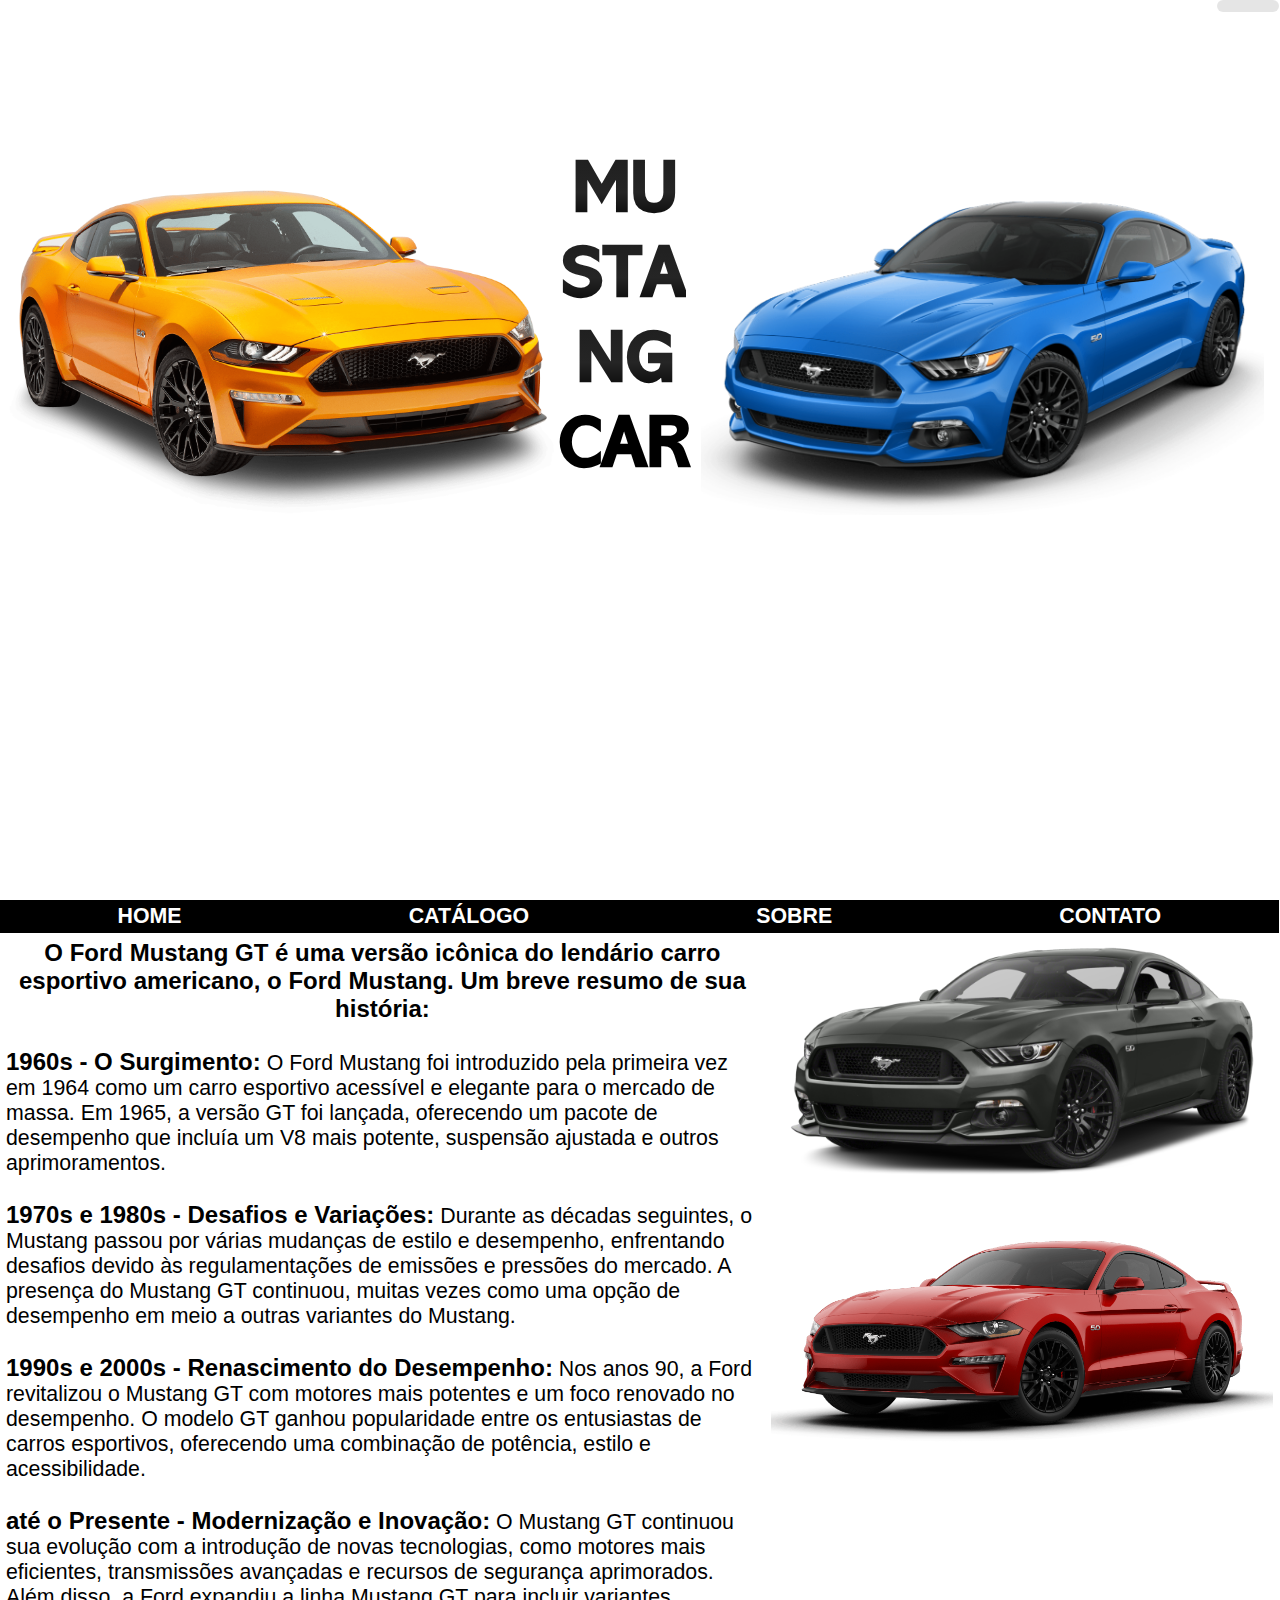
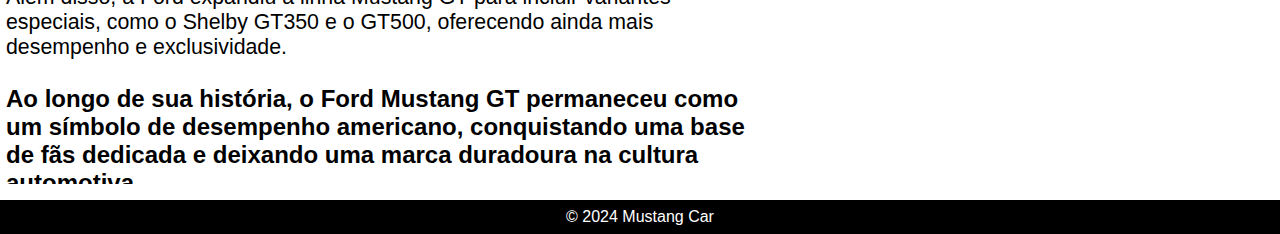
<file: exProprio/index.html>
<!DOCTYPE html>
<html lang="pt-br">

<head>
    <meta charset="UTF-8">
    <meta name="viewport" content="width=device-width, initial-scale=1.0">
    <link rel="stylesheet" href="style.css">
    <link rel="shortcut icon" href="./imagens/icon.png" type="image/x-icon">
    <title>Mustang Car</title>
</head>

<body>
    <header>
        <div class="relogio alinhar-direita"></div>
        <div class="car1">
            <img src="./imagens/Ford Mustang 2017 - Laranja.png" alt="Mustang 2017 laranja" class="mustl">
        </div>

        <div class="titulo">
            <!--<span class="mus"> Mustang</span> <span>Car</span>
        -->
            <span>mu</span><br>
            <span>sta</span><br>
            <span>ng</span><br>
            <div class="carca">car</div>
        </div>
        <div class="car2">
            <img src="./imagens/Ford Mustang 20181.png" alt="Mustang azul 2018" class="musta">
        </div>
    </header>

    <section>
        <div class="menu">
            <a href="index.html">Home</a>
            <a href="catalogo.html">Catálogo</a>
            <a href="sobre.html">Sobre</a>
            <a href="contato.html">Contato</a>
        </div>
        <div class="maincont">
            <div class="ladoa">
                <p style="text-align: center;"> <strong> O Ford Mustang GT é uma versão icônica do lendário carro
                        esportivo americano, o Ford Mustang. Um breve resumo de sua história:</strong> </p><br>

                <p><strong>1960s - O Surgimento:</strong> O Ford Mustang foi introduzido pela primeira vez em 1964 como
                    um carro esportivo acessível e elegante para o mercado de massa. Em 1965, a versão GT foi lançada,
                    oferecendo um pacote de desempenho que incluía um V8 mais potente, suspensão ajustada e outros
                    aprimoramentos.</p><br>

                <p><strong>1970s e 1980s - Desafios e Variações:</strong> Durante as décadas seguintes, o Mustang passou
                    por várias mudanças de estilo e desempenho, enfrentando desafios devido às regulamentações de
                    emissões e pressões do mercado. A presença do Mustang GT continuou, muitas vezes como uma opção de
                    desempenho em meio a outras variantes do Mustang.</p><br>

                <p><strong>1990s e 2000s - Renascimento do Desempenho:</strong> Nos anos 90, a Ford revitalizou o
                    Mustang GT com motores mais potentes e um foco renovado no desempenho. O modelo GT ganhou
                    popularidade entre os entusiastas de carros esportivos, oferecendo uma combinação de potência,
                    estilo e acessibilidade.</p><br>

                <p><strong> até o Presente - Modernização e Inovação:</strong> O Mustang GT continuou sua evolução com a
                    introdução de novas tecnologias, como motores mais eficientes, transmissões avançadas e recursos de
                    segurança aprimorados. Além disso, a Ford expandiu a linha Mustang GT para incluir variantes
                    especiais, como o Shelby GT350 e o GT500, oferecendo ainda mais desempenho e exclusividade.</p><br>

                <p><strong>Ao longo de sua história, o Ford Mustang GT permaneceu como um símbolo de desempenho
                        americano, conquistando uma base de fãs dedicada e deixando uma marca duradoura na cultura
                        automotiva.</strong></p>
            </div>

            <div class="ladob">
                <img src="./imagens/Ford Mustang 2017 - Preto.png" alt="Mustang 2017 Preto">
                <img src="./imagens/Mustang GT 2017 - Vermelho.png" alt="">
            </div>
        </div>
    </section>

    <footer>
        &copy; 2024 Mustang Car
    </footer>
    <script src="script.js"></script>
</body>

</html>
</file>
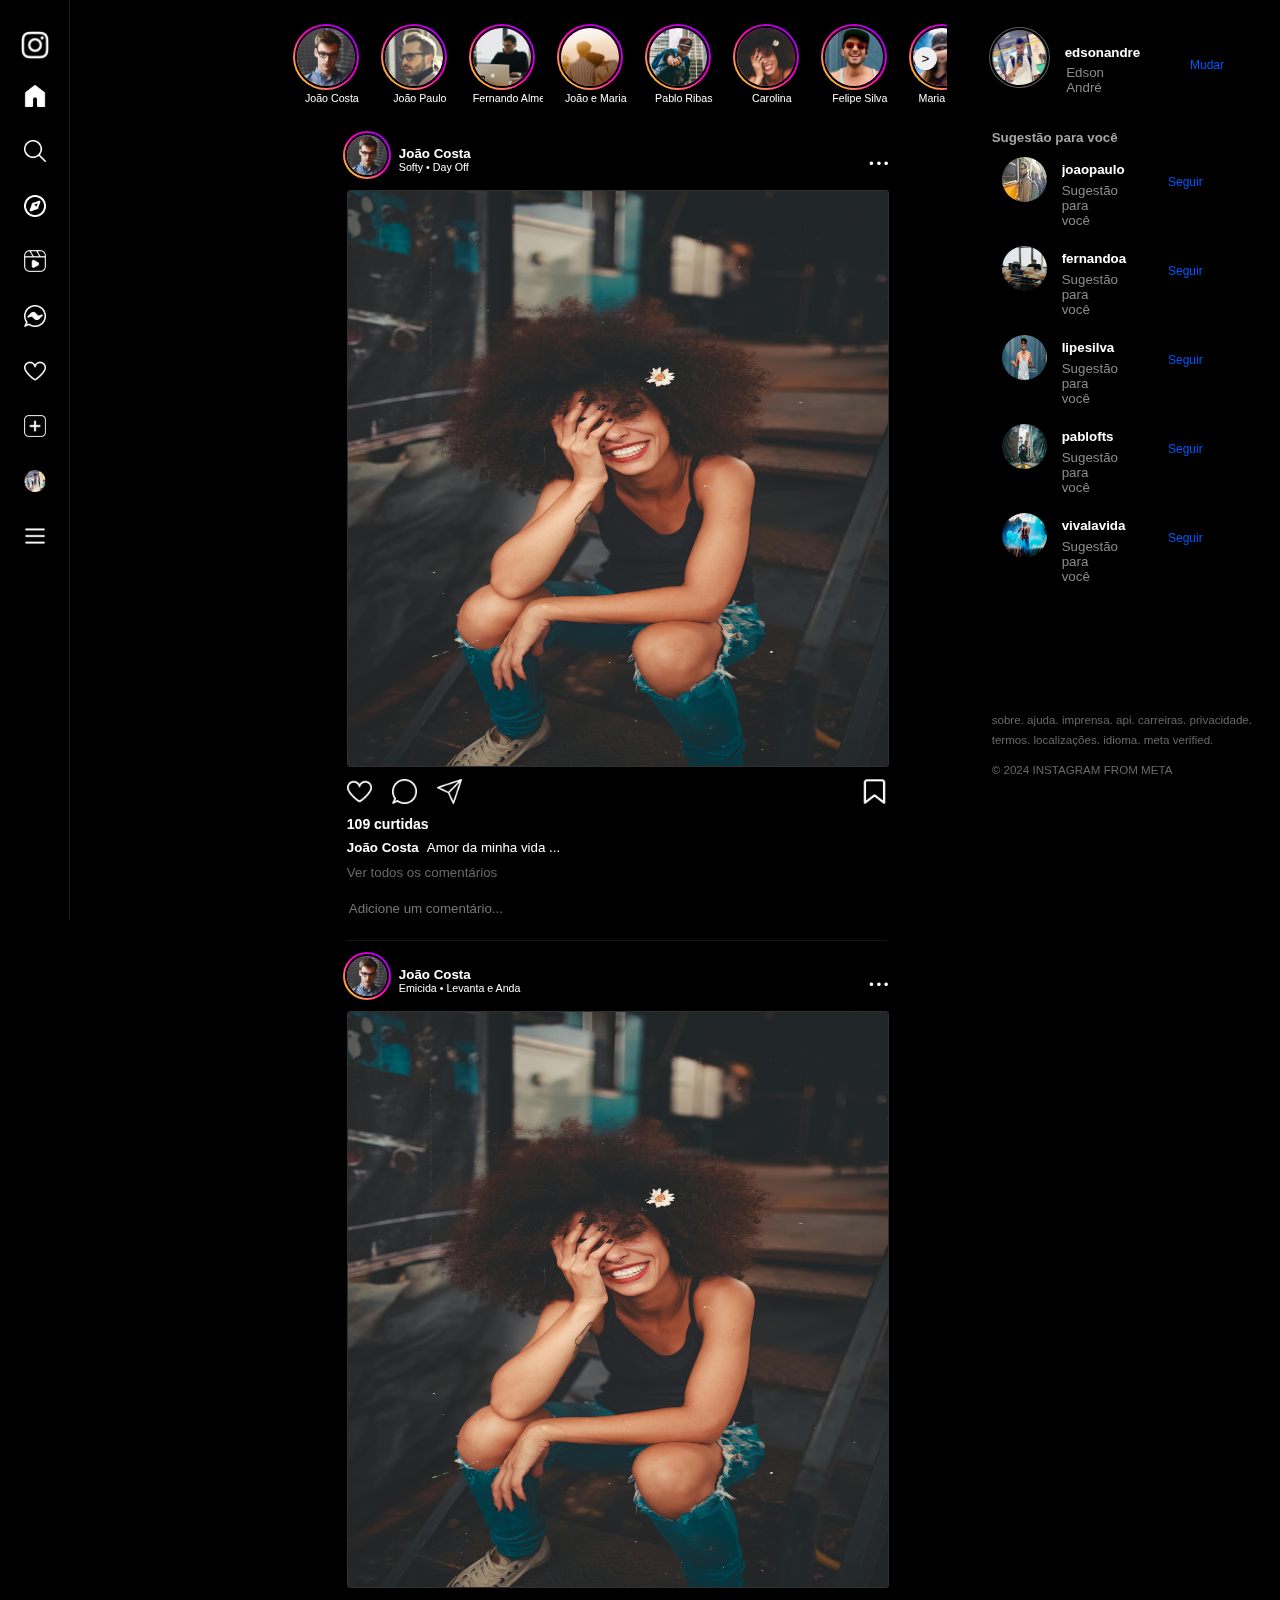
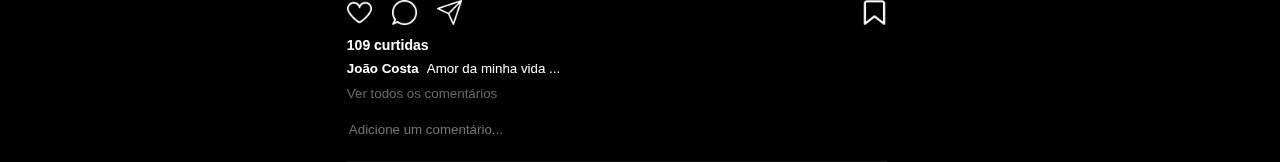
<file: modelo-instagram/index.html>
<!DOCTYPE html>
<html lang="pt-br">

<head>
    <meta charset="UTF-8">
    <meta name="viewport" content="width=device-width, initial-scale=1.0">
    <link rel="shortcut icon" href="./imagens/icon.png" type="image/x-icon">
    <link rel="stylesheet" href="style.css">
    <title>Instagram</title>
</head>

<body>
    <div class="page">
        <aside class="barlat">
            <div class="logo"><a href="index.html"><span class="change"><img src="./imagens/instagram.png"
                            alt="Instagram"></span>
                    <div class="logo2"><img src="./imagens/insta.png">
                </a></div>
    </div>
    <div class="home">
        <a href="#"><span><img src="./imagens/casa.png"></span><span class="change"> Página inicial</span></a>
    </div>
    <div class="pesq">
        <a href="#"><span><img src="./imagens/procurar.png"></span><span class="change"> Pesquisa</span></a>
    </div>
    <div class="exp">
        <a href="#"><span><img src="./imagens/social.png"></span><span class="change"> Explorar</span></a>
    </div>
    <div class="reel">
        <a href="#"><span><img src="./imagens/video.png"></span><span class="change"> Reels</span></a>
    </div>
    <div class="msg">
        <a href="#"><span><img src="./imagens/bate-papo.png"></span><span class="change"> Mensagens</span></a>
    </div>
    <div class="notif">
        <a href="#"><span><img src="./imagens/coracao.png"></span><span class="change"> Notificações</span></a>
    </div>
    <div class="criar">
        <a href="#"><span><img src="./imagens/adicao1.png"></span><span class="change"> Criar</span></a>
    </div>
    <div class="perfil">
        <a href="#"><span><img src="./imagens/perfil.png"></span><span class="change"> Perfil</span></a>
    </div>
    <div class="mais">
        <a href="#"><span><img src="./imagens/menu.png"></span><span class="change"> Mais</span></a>
    </div>
    </aside>

    <main class="maincontent">
        <header>
            <div class="bot">
                <button class="scrollButton" id="scrollLeftButton" onclick="scrollleft()"
                    style="left: 0;">&lt;</button>

                <button class="scrollButton" id="scrollRightButton" onclick="scrollRight()"
                    style="right: 0;">&gt;</button>
            </div>
            <div class="container" id="scrollContainer">
                <div class="story">
                    <div class="sperf">
                        <div class="image" onclick="mudar()"><img src="./imagens/pessoa1.png"></div>
                        <div class="nomeus">João Costa</div>
                    </div>
                    <div class="sperf">
                        <div class="image"><img src="./imagens/pessoa2.png"></div>
                        <div class="nomeus">João Paulo</div>
                    </div>
                    <div class="sperf">
                        <div class="image"><img src="./imagens/pessoa3.png"></div>
                        <div class="nomeus">Fernando Almeida</div>
                    </div>
                    <div class="sperf">
                        <div class="image"><img src="./imagens/pessoa4.png"></div>
                        <div class="nomeus">João e Maria</div>
                    </div>
                    <div class="sperf">
                        <div class="image"><img src="./imagens/pessoa5.png"></div>
                        <div class="nomeus">Pablo Ribas</div>
                    </div>
                    <div class="sperf">
                        <div class="image"><img src="./imagens/pessoa6.png"></div>
                        <div class="nomeus">Carolina</div>
                    </div>
                    <div class="sperf">
                        <div class="image"><img src="./imagens/pessoa7.png"></div>
                        <div class="nomeus">Felipe Silva</div>
                    </div>
                    <div class="sperf">
                        <div class="image"><img src="./imagens/pessoa8.png"></div>
                        <div class="nomeus">Maria Joana</div>
                    </div>
                    <div class="sperf">
                        <div class="image"><img src="./imagens/pessoa5.png"></div>
                        <div class="nomeus">Fernando Almeida</div>
                    </div>
                    <div class="sperf">
                        <div class="image"><img src="./imagens/pessoa3.png"></div>
                        <div class="nomeus">Fernando Almeida</div>
                    </div>
                    <div class="sperf">
                        <div class="image"><img src="./imagens/pessoa1.png"></div>
                        <div class="nomeus">João Costa</div>
                    </div>
                    <div class="sperf">
                        <div class="image"><img src="./imagens/pessoa8.png"></div>
                        <div class="nomeus">Maria Joana</div>
                    </div>
                    <div class="sperf">
                        <div class="image"><img src="./imagens/pessoa2.png"></div>
                        <div class="nomeus">Carolina</div>
                    </div>
                    <div class="sperf">
                        <div class="image"><img src="./imagens/pessoa6.png"></div>
                        <div class="nomeus">João e Maria</div>
                    </div>
                </div>

            </div>
        </header>
        <section class="cont">
            <div class="post">
                <div class="cabecalho">
                    <div class="ftperf" onclick="mudar()"><img src="./imagens/pessoa1.png"></div>
                    <div class="midper">
                        <div class="nomeperf">João Costa</div>
                        <div class="infomed">Softy • Day Off</div>
                    </div>
                    <div class="confpost" onclick="options()">...</div>
                </div>
                <div class="postagem">
                    <img src="./imagens/pessoa6.jpg">
                </div>
                <div class="boxls">
                    <div class="licmcp">
                        <img src="./imagens/coracao.png">
                        <img src="./imagens/comentar.png">
                        <img src="./imagens/compartilhar.png">
                    </div>
                    <div class="salva">
                        <img src="./imagens/salvar.png">
                    </div>
                </div>
                <div class="curtida">
                    109 curtidas
                </div>
                <div class="descricao">
                    <div class="nomeperf">João Costa</div>
                    <div class="desc">Amor da minha vida ...</div>
                </div>
                <div class="comentario">Ver todos os comentários</div>
                <div class="comarea">
                    <input type="text" name="coment" id="txtcom" placeholder="Adicione um comentário...">
                </div>
            </div>
        </section>

        <section class="cont2">
            <div class="post">
                <div class="cabecalho">
                    <div class="ftperf" onclick="mudar()"><img src="./imagens/pessoa1.png"></div>
                    <div class="midper">
                        <div class="nomeperf">João Costa</div>
                        <div class="infomed">Emicida • Levanta e Anda</div>
                    </div>
                    <div class="confpost" onclick="options()">...</div>
                </div>
                <div class="postagem">
                    <img src="./imagens/pessoa6.jpg">
                </div>
                <div class="boxls">
                    <div class="licmcp">
                        <img src="./imagens/coracao.png">
                        <img src="./imagens/comentar.png">
                        <img src="./imagens/compartilhar.png">
                    </div>
                    <div class="salva">
                        <img src="./imagens/salvar.png">
                    </div>
                </div>
                <div class="curtida">
                    109 curtidas
                </div>
                <div class="descricao">
                    <div class="nomeperf">João Costa</div>
                    <div class="desc">Amor da minha vida ...</div>
                </div>
                <div class="comentario">Ver todos os comentários</div>
                <div class="comarea">
                    <input type="text" name="coment" id="txtcom" placeholder="Adicione um comentário...">
                </div>
            </div>
        </section>

        <div class="windowcenter">
            <div class="windowoption">
                <ul>
                    <li class="denunciar">Denunciar</li>
                    <li>Ir a publicação</li>
                    <li>Compartilhar em...</li>
                    <li>Copiar link</li>
                    <li>Incorporar</li>
                    <li>Sobre essa conta</li>
                    <li class="cancel" onclick="cancelar()">Cancelar</li>
                </ul>
            </div>
        </div>

    </main>
    <aside class="sugestao">
        <div class="sugest">
            <div class="profile">
                <div class="ownprofile"><img src="./imagens/perfil.png" class="ownprofile1"></div>
                <div class="nomeperf2">edsonandre</div>
                <div class="subnome">Edson André</div>
                <div class="mudar">Mudar</div>
            </div>
            <div class="sugest">

                <div class="txtsugestao">Sugestão para você</div>
                <div class="perfilsugest">
                    <div class="sugestprofile"><img src="./imagens/pessoa2.jpg" class="sugestprofile2"></div>
                    <div class="nomeperf3">joaopaulo</div>
                    <div class="subnome2">Sugestão para você</div>
                    <div class="seguir">Seguir</div>
                </div>

                <div class="perfilsugest">
                    <div class="sugestprofile"><img src="./imagens/pessoa3.jpg" class="sugestprofile2"></div>
                    <div class="nomeperf3">fernandoa</div>
                    <div class="subnome2">Sugestão para você</div>
                    <div class="seguir">Seguir</div>
                </div>

                <div class="perfilsugest">
                    <div class="sugestprofile"><img src="./imagens/pessoa7.jpg" class="sugestprofile2"></div>
                    <div class="nomeperf3">lipesilva</div>
                    <div class="subnome2">Sugestão para você</div>
                    <div class="seguir">Seguir</div>
                </div>

                <div class="perfilsugest">
                    <div class="sugestprofile"><img src="./imagens/pessoa5.jpg" class="sugestprofile2"></div>
                    <div class="nomeperf3">pablofts</div>
                    <div class="subnome2">Sugestão para você</div>
                    <div class="seguir">Seguir</div>
                </div>

                <div class="perfilsugest">
                    <div class="sugestprofile"><img src="./imagens/pessoa8.jpg" class="sugestprofile2"></div>
                    <div class="nomeperf3">vivalavida</div>
                    <div class="subnome2">Sugestão para você</div>
                    <div class="seguir">Seguir</div>
                </div>
            </div>
            <div class="copy">
                Sobre.
                Ajuda.
                Imprensa.
                API.
                Carreiras.
                Privacidade.
                Termos.
                Localizações.
                Idioma.
                Meta Verified.

                <div class="copyright"> © 2024 Instagram from Meta</div>
            </div>
        </div>
    </aside>
    </div>
    <script src="script.js"></script>
</body>

</html>
</file>
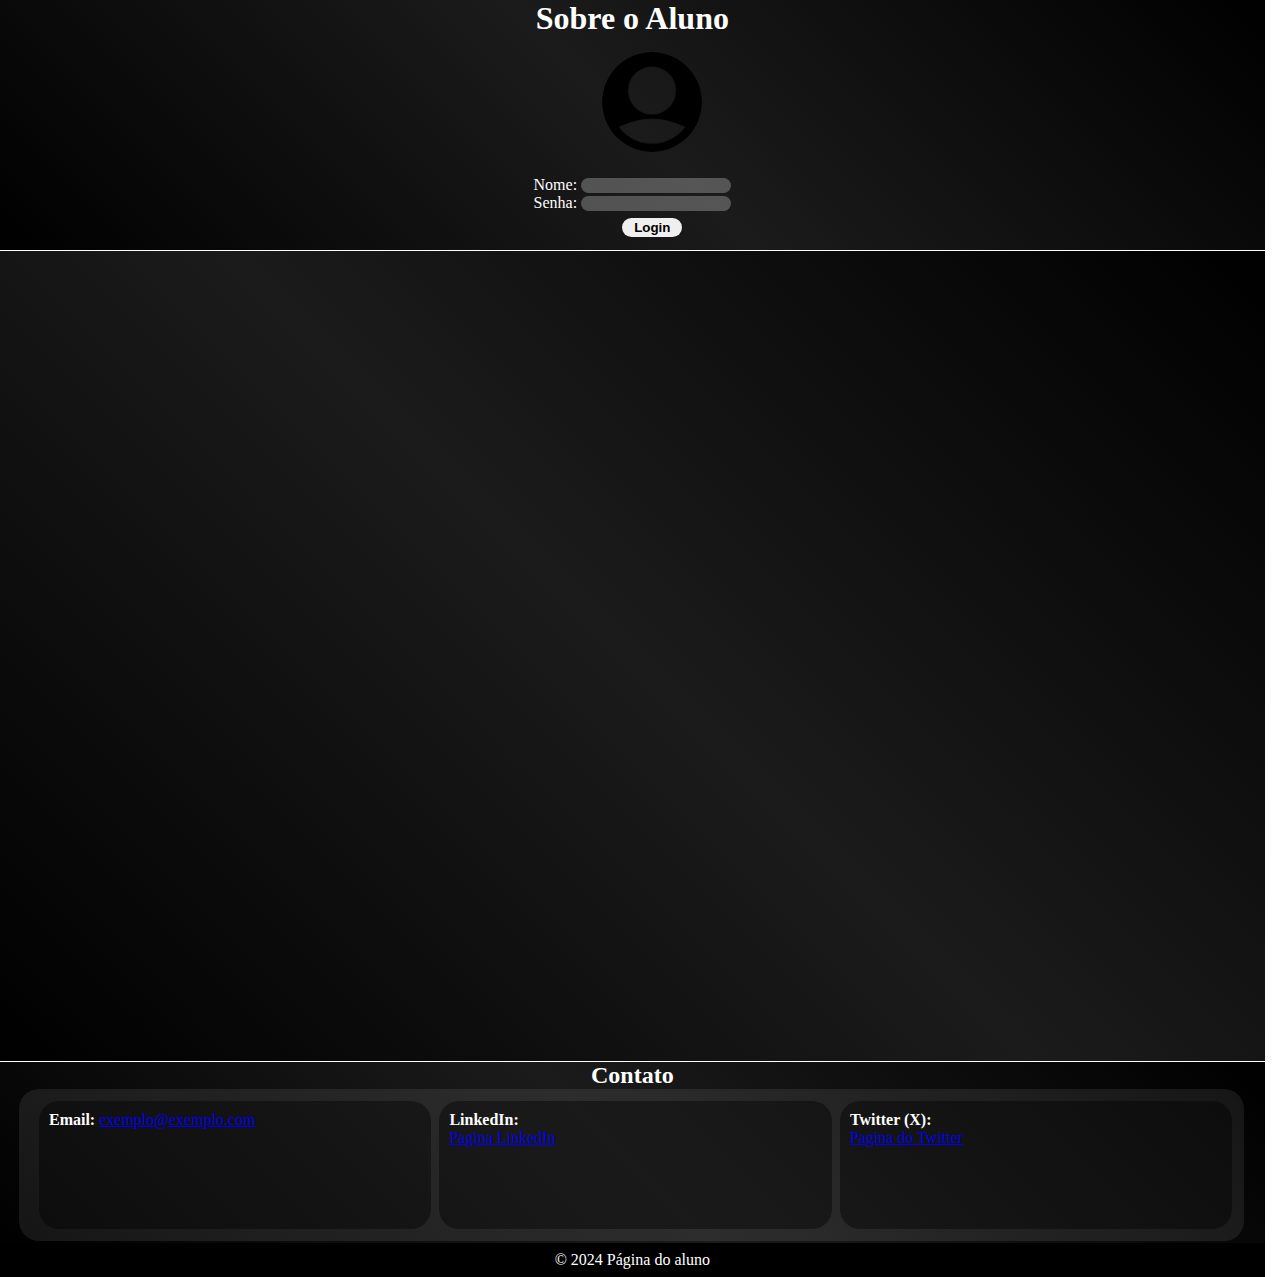
<file: ExcAula06/ex-aula-03.html>
<!DOCTYPE html>
<html lang="pt-br">
<head>
    <meta charset="UTF-8">
    <meta name="viewport" content="width=device-width, initial-scale=1.0">
    <link rel="stylesheet" href="style.css">
    <link rel="shortcut icon" href="./senac.png" type="image/x-icon">
    <title>Cadastro</title>
</head>
<body>
        <!-- Começo do topo da pagina e simulação de login de usuario -->
    <header class="topo">
        <h1>Sobre o Aluno</h1>
        <img class="img" src="usuario.png" alt="Usuario" width="100px">       
        <div class="log">
            <label for="nome">Nome:</label>
            <input type="text" name="nome" class="nome"> <br>
            <label for="senha">Senha:</label>
            <input type="password" name="senha" class="senha"> <br>
            <input type="button" value="Login" class="botao" onclick="logar()">
        </div>
        <div class="muda">
        <input type="button" value="Logout" class="botaob" onclick="sair()">
        </div>
    </header>
         <!-- Fim do topo da pagina e simulação de login de usuario -->

        <!-- Começo do conteúdo da pagina dividida em duas colunas -->
    <section>

        <!-- Primeira coluna -->
        <div class="info"> 
            <h3>Informações pessoais</h3>
            <ul>
                <li><strong>Idade: </strong>26 anos</li>
                <li><strong>Estado: </strong>Paraná</li>
                <li><strong>Profissão: </strong>Dev</li>
            </ul>
            <br>
            <h3>Interesses</h3>
                <ul>
                    <li>Tecnologia</li>
                    <li>linguas</li>
                    <li>viagens</li>
                </ul>
        </div>

        <!-- Segunda coluna -->
        <div class="info2"> 
            <h3>Biografia</h3>
            <p>Estudante de Analise e desenvolvimento de sistema da faculade SENAC - Portão do segundo periodo.</p>
            <div class="imag" ><a href="https://www.senacpr.com/cursos-do-senac-portao-curitiba-pr-2019/"><img src="./senac.png" alt="SENAC" width="100px"></a></div>
            <div class="form">
                <form action="input"><label for="nome2">Nome:</label>
                <input type="text" name="nome2" class="nometxt">
                <br>
                <label for="tel">Celular:</label>
                <input type="tel" name="tel" class="cel">
                <br>
                <label for="email2">E-mail:</label>
                <input type="email" name="email2" class="ema">
                <br>

               <div class="area"> <textarea name="texto" class="textc" cols="20" rows="6">Escreva aqui sua mensagem</textarea></div>
                <br>
                <input type="submit" value="Enviar" class="env">
            </form>
            </div>
        </div>
    </section>
    <!-- Fim do conteúdo da pagina dividida em duas colunas -->

    <!-- Começo da parte de contato reservada no fim da pagina -->
    <footer>
        <h2>Contato</h2>
        <div class="txtfin">
            <p class="ctt1"><strong>Email: </strong><a href="https://gmail.com">exemplo@exemplo.com</a>
            </p>

            <p class="ctt2"><strong>LinkedIn: </strong><br>
                <a href="https://br.linkedin.com/">Pagina LinkedIn</a></p>

            <p class="ctt3"><strong>Twitter (X): </strong><br>
                <a href="https://twitter.com/">Pagina do Twitter</a></p>
        </div>
        <div class="fim">
            &copy; 2024 Página do aluno
        </div>
    </footer>
    <!-- Fim da parte de contato reservada no fim da pagina -->

    <script src="script.js"></script> <!-- Importação do JS -->
</body>
</html>
</file>
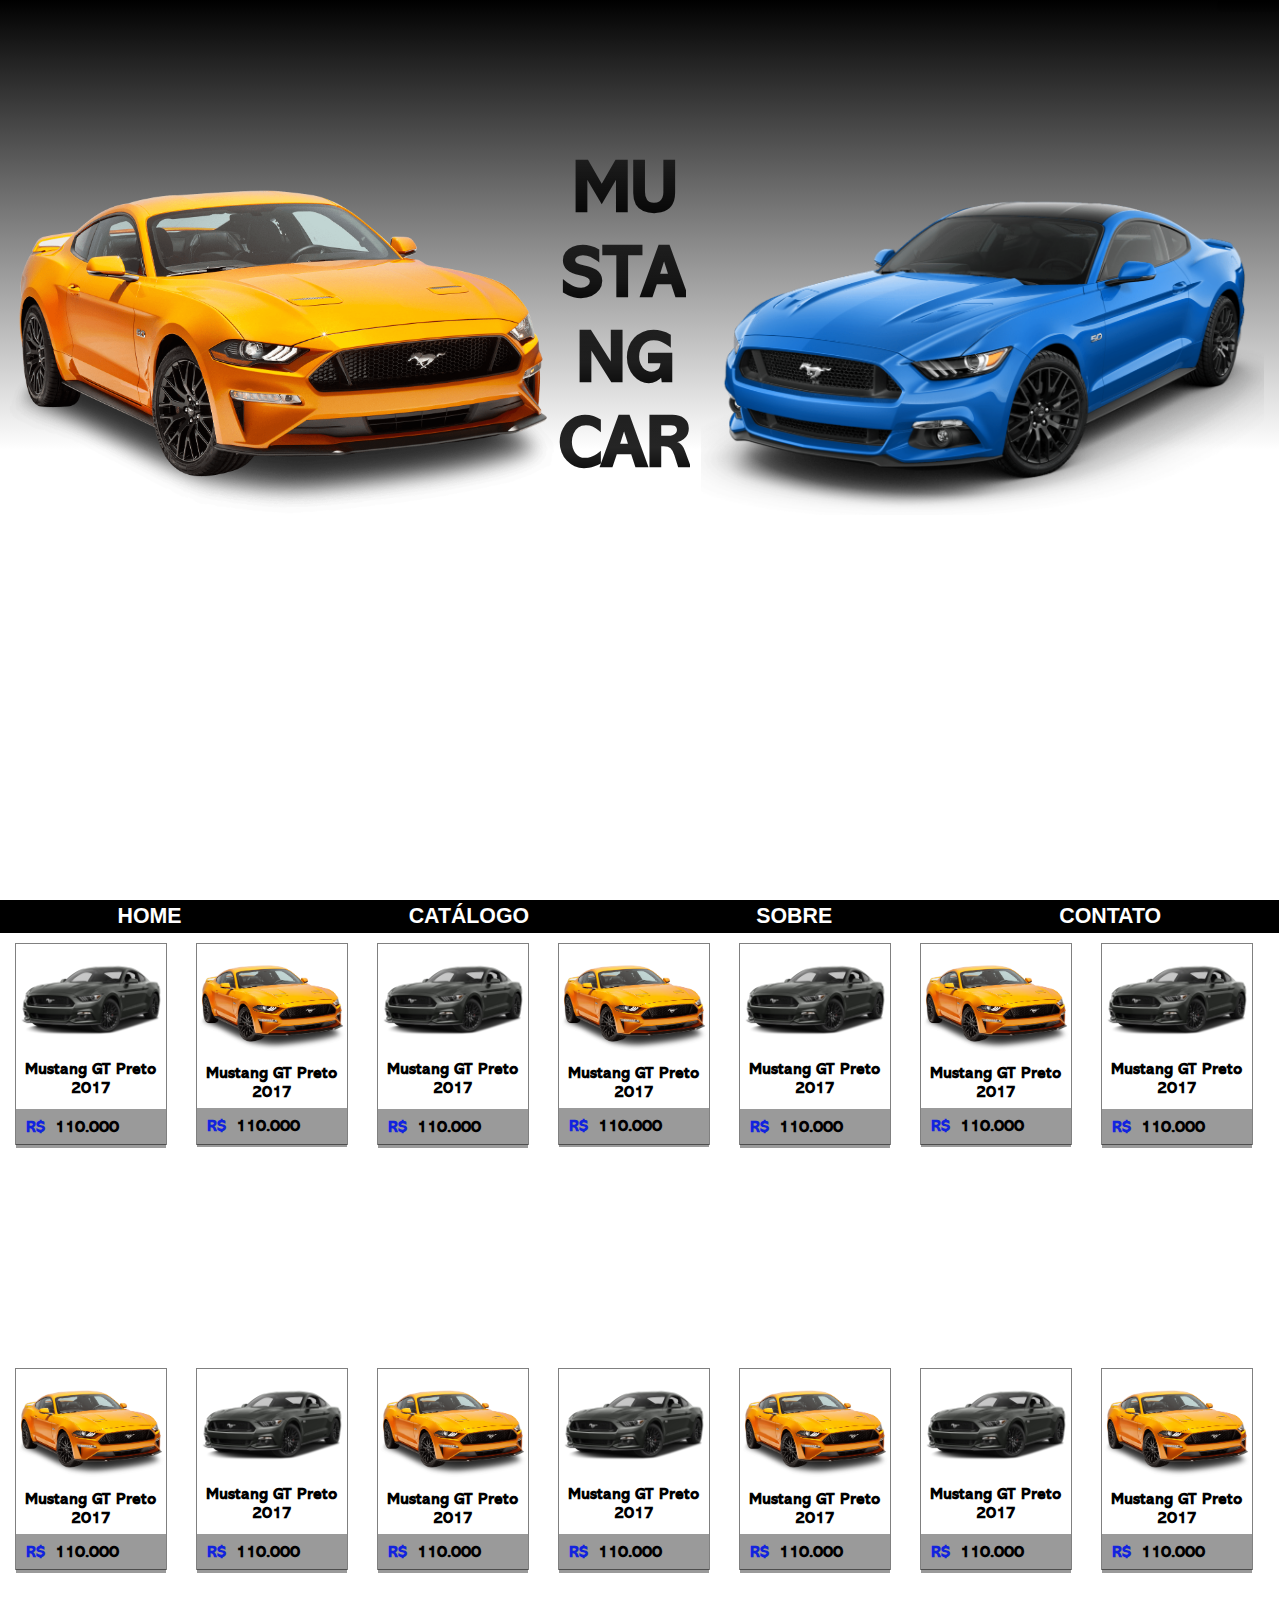
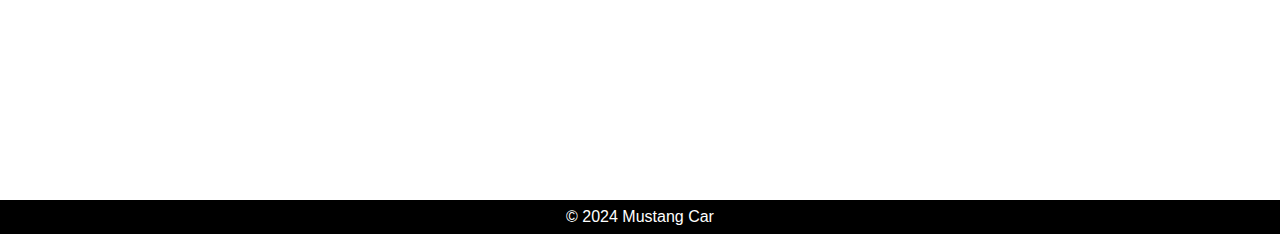
<file: exProprio/catalogo.html>
<!DOCTYPE html>
<html lang="pt-br">

<head>
    <meta charset="UTF-8">
    <meta name="viewport" content="width=device-width, initial-scale=1.0">
    <link rel="stylesheet" href="stylec.css">
    <link rel="shortcut icon" href="./imagens/icon.png" type="image/x-icon">
    <title>Mustang Car</title>
</head>

<body>
    <header>
        <div class="relogio alinhar-direita"></div>
        <div class="car1">
            <img src="./imagens/Ford Mustang 2017 - Laranja.png" alt="Mustang 2017 laranja" class="mustl">
        </div>

        <div class="titulo">
            <!--<span class="mus"> Mustang</span> <span>Car</span>
        -->
            <span>mu</span><br>
            <span>sta</span><br>
            <span>ng</span><br>
            <span>car</span>
        </div>
        <div class="car2">
            <img src="./imagens/Ford Mustang 20181.png" alt="Mustang azul 2018" class="musta">
        </div>
    </header>

    <section>
        <div class="menu">
            <a href="index.html">Home</a>
            <a href="catalogo.html">Catálogo</a>
            <a href="sobre.html">Sobre</a>
            <a href="contato.html">Contato</a>
        </div>
        <div class="maincont">
            <div class="cat1">
                <div class="image"><img src="./imagens/Ford Mustang 2017 - Preto.png" alt=""></div>
                <div class="nomepro">Mustang GT Preto 2017</div>
                <div class="preco"><strong>R$</strong><div class="valor">110.000</div></div>
            </div>

            <div class="cat2">
                <div class="image"><img src="./imagens/Ford Mustang 2017 - Laranja.png" alt=""></div>
                <div class="nomepro">Mustang GT Preto 2017</div>
                <div class="preco"><strong>R$</strong><div class="valor">110.000</div></div>
            </div>

            <div class="cat1">
                <div class="image"><img src="./imagens/Ford Mustang 2017 - Preto.png" alt=""></div>
                <div class="nomepro">Mustang GT Preto 2017</div>
                <div class="preco"><strong>R$</strong><div class="valor">110.000</div></div>
            </div>

            <div class="cat2">
                <div class="image"><img src="./imagens/Ford Mustang 2017 - Laranja.png" alt=""></div>
                <div class="nomepro">Mustang GT Preto 2017</div>
                <div class="preco"><strong>R$</strong><div class="valor">110.000</div></div>
            </div>

            <div class="cat1">
                <div class="image"><img src="./imagens/Ford Mustang 2017 - Preto.png" alt=""></div>
                <div class="nomepro">Mustang GT Preto 2017</div>
                <div class="preco"><strong>R$</strong><div class="valor">110.000</div></div>
            </div>

            <div class="cat2">
                <div class="image"><img src="./imagens/Ford Mustang 2017 - Laranja.png" alt=""></div>
                <div class="nomepro">Mustang GT Preto 2017</div>
                <div class="preco"><strong>R$</strong><div class="valor">110.000</div></div>
            </div>

            <div class="cat1">
                <div class="image"><img src="./imagens/Ford Mustang 2017 - Preto.png" alt=""></div>
                <div class="nomepro">Mustang GT Preto 2017</div>
                <div class="preco"><strong>R$</strong><div class="valor">110.000</div></div>
            </div>

            <div class="cat2">
                <div class="image"><img src="./imagens/Ford Mustang 2017 - Laranja.png" alt=""></div>
                <div class="nomepro">Mustang GT Preto 2017</div>
                <div class="preco"><strong>R$</strong><div class="valor">110.000</div></div>
            </div>

            <div class="cat1">
                <div class="image"><img src="./imagens/Ford Mustang 2017 - Preto.png" alt=""></div>
                <div class="nomepro">Mustang GT Preto 2017</div>
                <div class="preco"><strong>R$</strong><div class="valor">110.000</div></div>
            </div>

            <div class="cat2">
                <div class="image"><img src="./imagens/Ford Mustang 2017 - Laranja.png" alt=""></div>
                <div class="nomepro">Mustang GT Preto 2017</div>
                <div class="preco"><strong>R$</strong><div class="valor">110.000</div></div>
            </div>

            <div class="cat1">
                <div class="image"><img src="./imagens/Ford Mustang 2017 - Preto.png" alt=""></div>
                <div class="nomepro">Mustang GT Preto 2017</div>
                <div class="preco"><strong>R$</strong><div class="valor">110.000</div></div>
            </div>

            <div class="cat2">
                <div class="image"><img src="./imagens/Ford Mustang 2017 - Laranja.png" alt=""></div>
                <div class="nomepro">Mustang GT Preto 2017</div>
                <div class="preco"><strong>R$</strong><div class="valor">110.000</div></div>
            </div>

            <div class="cat1">
                <div class="image"><img src="./imagens/Ford Mustang 2017 - Preto.png" alt=""></div>
                <div class="nomepro">Mustang GT Preto 2017</div>
                <div class="preco"><strong>R$</strong><div class="valor">110.000</div></div>
            </div>

            <div class="cat2">
                <div class="image"><img src="./imagens/Ford Mustang 2017 - Laranja.png" alt=""></div>
                <div class="nomepro">Mustang GT Preto 2017</div>
                <div class="preco"><strong>R$</strong><div class="valor">110.000</div></div>
            </div>

        </div>
    </section>

    <footer>
        &copy; 2024 Mustang Car
    </footer>
    <script src="script.js"></script>
</body>

</html>
</file>
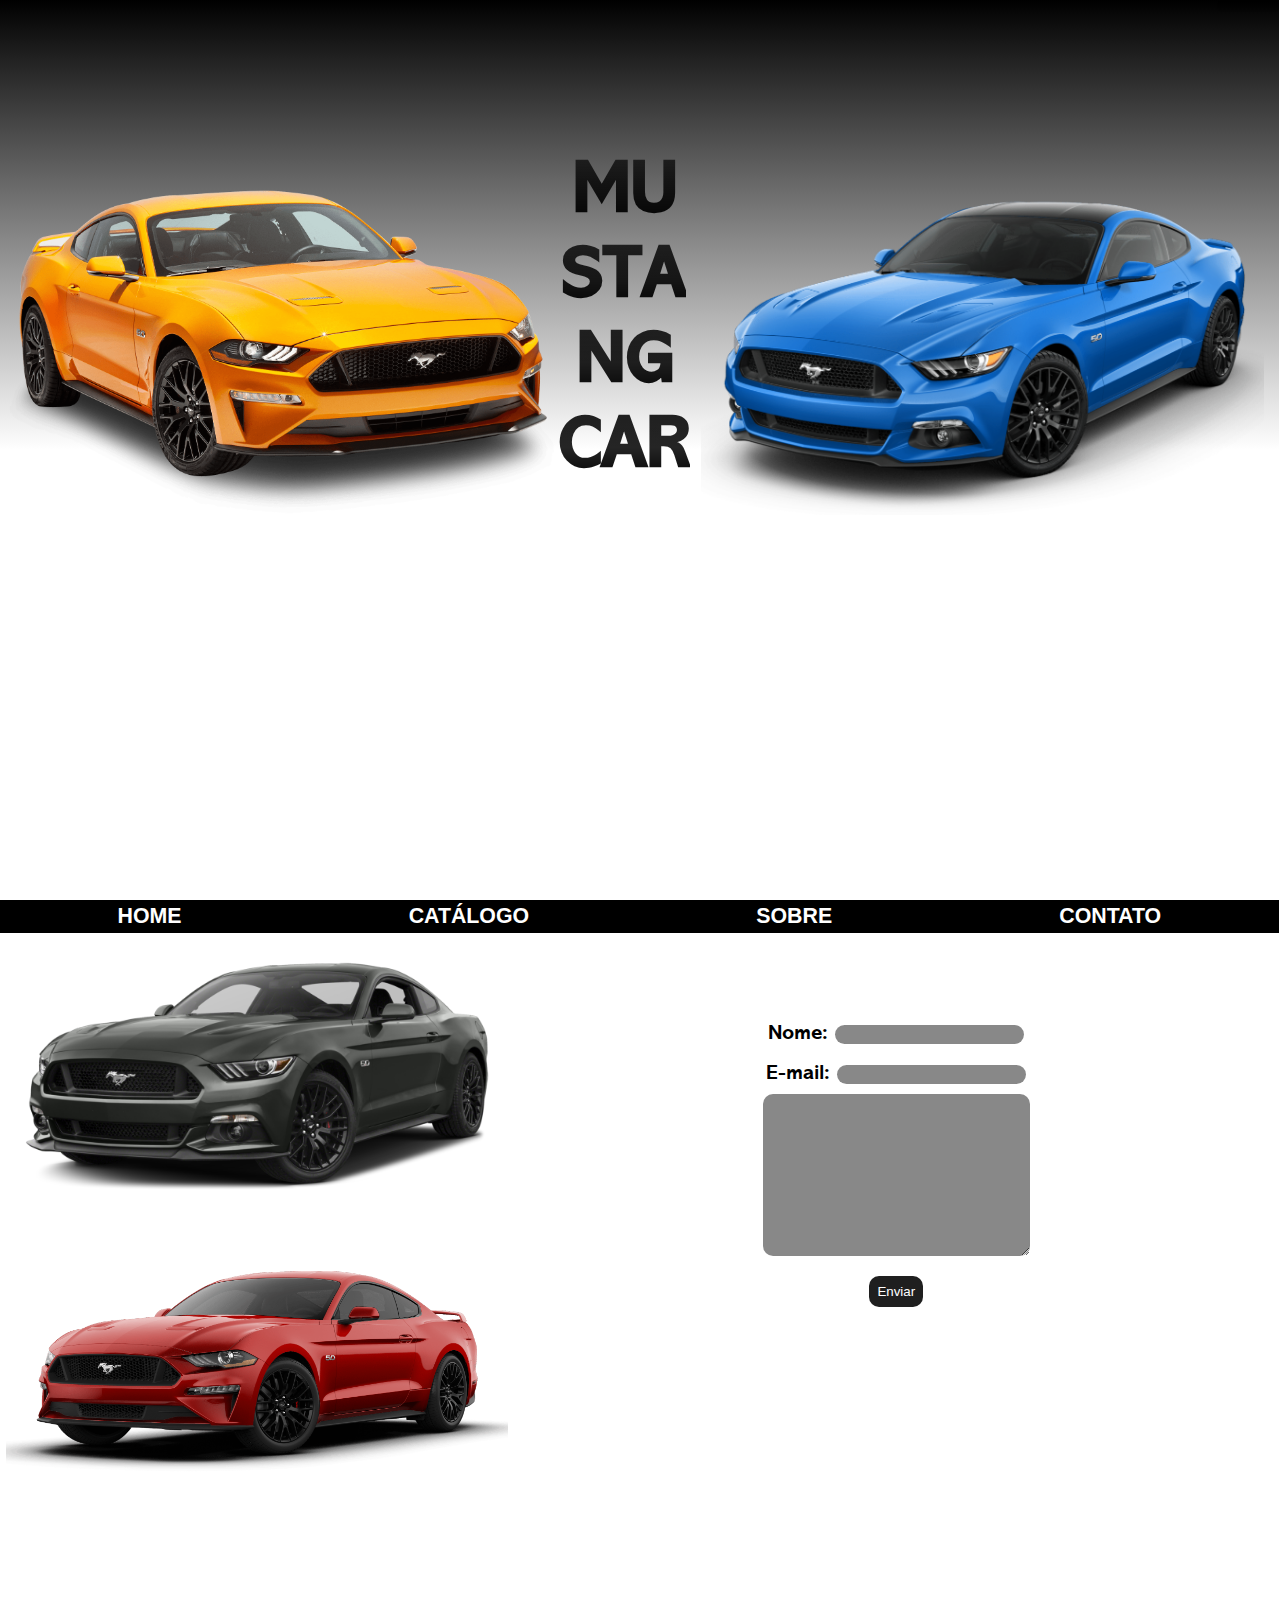
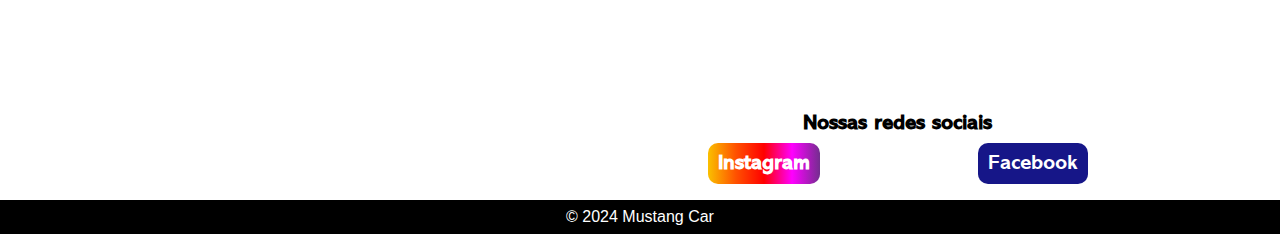
<file: exProprio/contato.html>
<!DOCTYPE html>
<html lang="pt-br">

<head>
    <meta charset="UTF-8">
    <meta name="viewport" content="width=device-width, initial-scale=1.0">
    <link rel="stylesheet" href="stylesc.css">
    <link rel="shortcut icon" href="./imagens/icon.png" type="image/x-icon">
    <title>Mustang Car</title>
</head>

<body>
    <header>
        <div class="relogio alinhar-direita"></div>
        <div class="car1">
            <img src="./imagens/Ford Mustang 2017 - Laranja.png" alt="Mustang 2017 laranja" class="mustl">
        </div>

        <div class="titulo">
            <!--<span class="mus"> Mustang</span> <span>Car</span>
        -->
            <span>mu</span><br>
            <span>sta</span><br>
            <span>ng</span><br>
            <span>car</span>
        </div>
        <div class="car2">
            <img src="./imagens/Ford Mustang 20181.png" alt="Mustang azul 2018" class="musta">
        </div>
    </header>

    <section>
        <div class="menu">
            <a href="index.html">Home</a>
            <a href="catalogo.html">Catálogo</a>
            <a href="sobre.html">Sobre</a>
            <a href="contato.html">Contato</a>
        </div>
        <div class="maincont">
            <div class="ladoa">
                <img src="./imagens/Ford Mustang 2017 - Preto.png" alt="Mustang 2017 Preto">
                <img src="./imagens/Mustang GT 2017 - Vermelho.png" alt="">
            </div>
            <div class="ladob">
                <form id="contactForm">
                    <div><label for="nome">Nome:</label>
                    <input type="text" name="nome" id="nome" required></div>
                    <div><label for="email">E-mail:</label>
                    <input type="email" name="email" id="email"></div>
                    <div><textarea name="boxtxt" id="txtarea" cols="30" rows="10"></textarea></div>
                <button  type="button" onclick="enviar()" class="bota">Enviar</button>
                </form>
                <div class="social">
                    <p><strong>Nossas redes sociais</strong></p>
                    <a href="#" class="insta">Instagram</a>
                    <a href="#" class="face">Facebook</a>
                </div>
            </div>

        </div>
    </section>

    <footer>
        &copy; 2024 Mustang Car
    </footer>
    <script src="https://cdn.emailjs.com/dist/email.min.js"></script>
    <script src="script.js"></script>
</body>

</html>
</file>
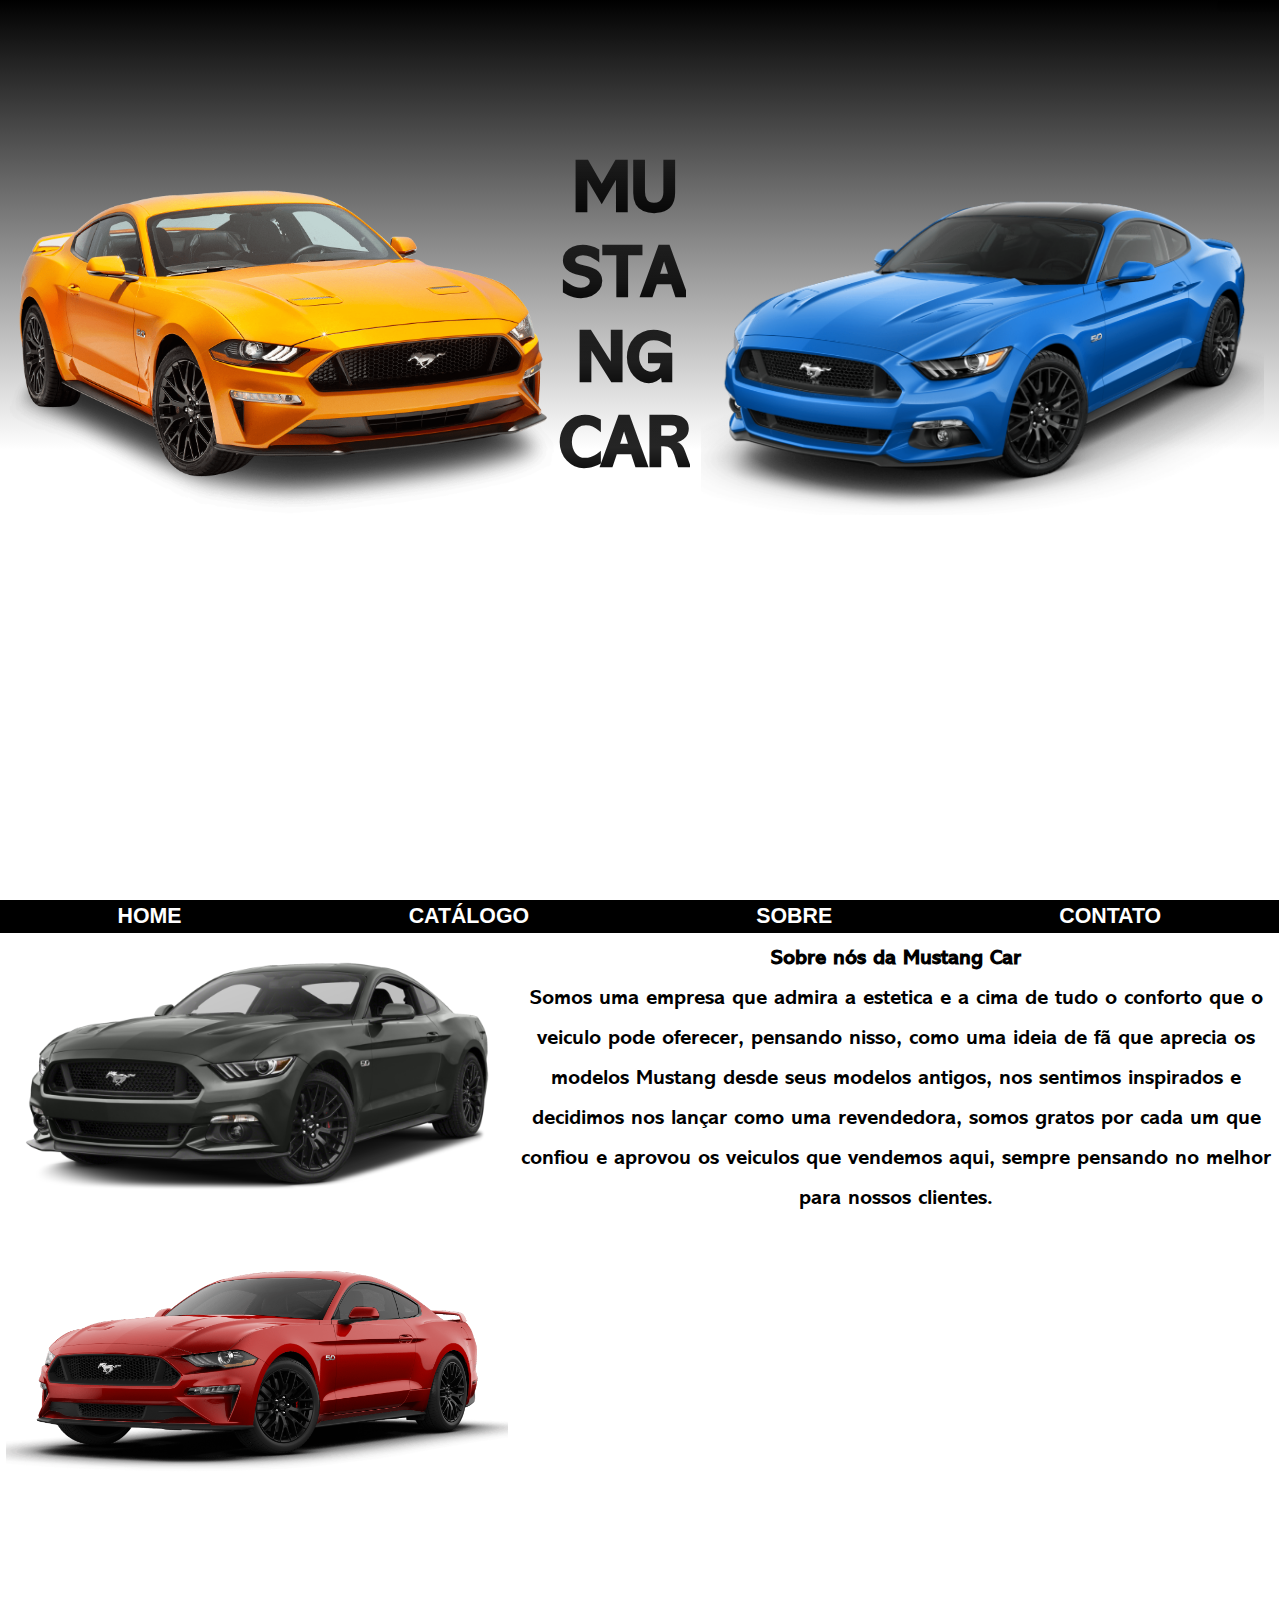
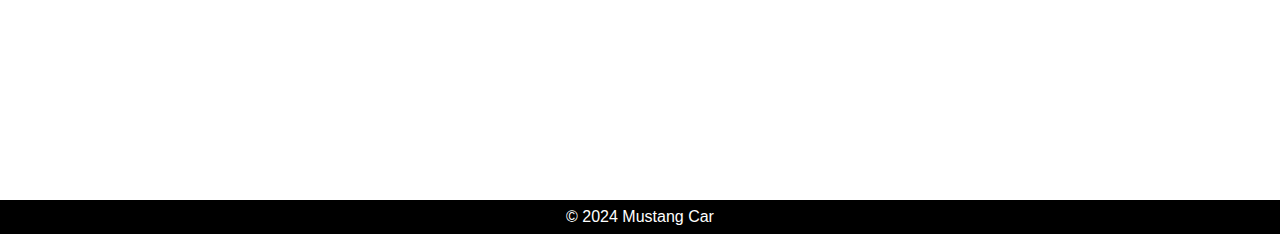
<file: exProprio/sobre.html>
<!DOCTYPE html>
<html lang="pt-br">

<head>
    <meta charset="UTF-8">
    <meta name="viewport" content="width=device-width, initial-scale=1.0">
    <link rel="stylesheet" href="stylesc.css">
    <link rel="shortcut icon" href="./imagens/icon.png" type="image/x-icon">
    <title>Mustang Car</title>
</head>

<body>
    <header>
        <div class="relogio alinhar-direita"></div>
        <div class="car1">
            <img src="./imagens/Ford Mustang 2017 - Laranja.png" alt="Mustang 2017 laranja" class="mustl">
        </div>

        <div class="titulo">
            <!--<span class="mus"> Mustang</span> <span>Car</span>
        -->
            <span>mu</span><br>
            <span>sta</span><br>
            <span>ng</span><br>
            <span>car</span>
        </div>
        <div class="car2">
            <img src="./imagens/Ford Mustang 20181.png" alt="Mustang azul 2018" class="musta">
        </div>
    </header>

    <section>
        <div class="menu">
            <a href="index.html">Home</a>
            <a href="catalogo.html">Catálogo</a>
            <a href="sobre.html">Sobre</a>
            <a href="contato.html">Contato</a>
        </div>
        <div class="maincont">
            <div class="ladoa">
                <img src="./imagens/Ford Mustang 2017 - Preto.png" alt="Mustang 2017 Preto">
                <img src="./imagens/Mustang GT 2017 - Vermelho.png" alt="">
            </div>
            <div class="ladob">
                <p style="text-align: center;"><strong> Sobre nós da Mustang Car</strong></p>
                <p>Somos uma empresa que admira a estetica e a cima de tudo o conforto que o veiculo pode oferecer, pensando nisso, como uma ideia de fã que aprecia os modelos Mustang desde seus modelos antigos, nos sentimos inspirados e decidimos nos lançar como uma revendedora, somos gratos por cada um que confiou e aprovou os veiculos que vendemos aqui, sempre pensando no melhor para nossos clientes.</p>
            </div>

        </div>
    </section>

    <footer>
        &copy; 2024 Mustang Car
    </footer>
    <script src="script.js"></script>
</body>

</html>
</file>
<file: exProprio/style.css>
* {
    margin: 0;
}

@font-face {
    font-family: Mustang;
    src: url(./font/AbadiMT-Bold.ttf);
}

header {
    display: flex;
    position: relative;
    width: 99.9%;
    height: 100vh;
}


.relogio {
    position: absolute;
    width: 50px;
    text-align: center;
    padding: 6px;
    border-radius: 10px;
    background: rgba(0, 0, 0, 0.103);
    color: #5E6BFF;
    font: bold 12pt sans-serif;
}

.alinhar-direita {
    right: 0;
}

.mustl {
    width: 110%;
    margin-top: 110px;
}


.car1 {
    width: 40%;
    text-align: center;

}

.titulo {
    width: 20%;
    font: bold 55pt Mustang;
    text-transform: uppercase;
    /*text-orientation: upright;
    writing-mode: vertical-lr;*/
    text-align: center;
    margin-top: 150px;
    margin-left: -15px;
}

.titulo span {
    background-image: linear-gradient(180deg, #1f1f1f,#000000da,#000000);
    background-clip: text;
    -webkit-background-clip: text;
    -webkit-text-fill-color: transparent;
}



.musta {
    width: 110%;
    margin-top: 120px;
    margin-left: -10%;
}


.car2 {
    width: 40%;
    text-align: center;
}

section {
    width: 99.9%;
    height: 100vh;
}

.menu {
    display: flex;
    justify-content: space-around;
    background-color: rgb(0, 0, 0);
    padding: 4px;
    font:bold 16pt sans-serif;
    text-transform: uppercase;
}

.menu a {
    text-decoration: none;
    color: white;
    z-index: 1;
}

.maincont {
    display: flex;
    height: 94.5vh;

}

.ladoa {
    width: 60%;
    max-height: 100%;
    padding: 6px;
    font: 16pt sans-serif;
    overflow: auto;
}

.ladoa strong {
    font-size: 18pt;
}

.ladob {
    width: 40%;
    padding: 6px;
}

.ladob img {
    width: 100%;
    margin-top: -65px;
}

footer {
    background-color: black;
    color: white;
    text-align: center;
    font: 12pt sans-serif;
    padding: 8px;
}
</file>
<file: modelo-instagram/style.css>
body {
    background-color: #000;
    height: 150vh;
    margin: 0;
}

/* Opções de postagem */

.windowcenter {
    z-index: 2;
    position: fixed;
    display: none;
    width: 100vw;
    height: 100vh;
    top: 0;
    left: 0;
    transition: 0.5s;
    background-color: #000000af;
}

.windowoption {
    margin: 10% 35%;
    width: 400px;
    height: 350px;
    background-color: #272727;
    position: absolute;
    text-align: center;
    border-radius: 20px;
    line-height: 49px;
}

ul {
    margin: 0 -40px;
}

li {
    width: 400px;
    border-bottom: 1px solid #3a3a3a;
    list-style: none;
    color: #fff;
    font-family: sans-serif;
    font-size: 10.8pt;
    cursor: pointer;
}

.denunciar {
    font-weight: bold;
    font-family: sans-serif;
    font-size: 11pt;
    color: #cc3838;
}

.cancel {
    border: none;
}

/* [FIM] Opções de postagem */

.page {
    display: flex;
    flex-direction: row;
}


/* Começo Menu lateral */

.barlat {
    flex: 0.7;
    width: 220px;
    height: 100vh;
    position: fixed;
    border-right: 1px solid #222222c2;
    padding: 10px;
}


.barlat a {
    color: #fff;
    text-decoration: none;
    font: normal 11.5pt sans-serif;
    line-height: 55px;
}

.barlat img {
    width: 22px;
    margin-right: 15px;
}

.logo {
    margin-top: -2px;
}

.logo img {
    width: 102px;
    padding: 32px 6px;
}

.logo2{
    display: none;
}

.home,
.home a {
    margin-top: -20px;
    font-weight: bold;
}

.home,
.pesq,
.exp,
.reel,
.msg,
.notif,
.criar,
.perfil,
.mais {
    padding-left: 10px;
}

.home:hover,
.pesq:hover,
.exp:hover,
.reel:hover,
.msg:hover,
.notif:hover,
.criar:hover,
.perfil:hover,
.mais:hover {
    width: 95%;
    background-color: #22222281;
    border-radius: 6px;
    cursor: pointer;
}


/* Fim Menu lateral */
main{
    margin-left: 242px;
    flex: 2.6;
}

header {
    position: relative;
    display: flex;
    justify-content: center;
    margin-top: 20px;
}

.bot {
    width: 660px;
    position: absolute;
    top: 60px;
    display: flex;
}

.scrollButton {
    z-index: 1;
    position: absolute;
    width: 23px;
    height: 23px;
    cursor: pointer;
    display: none;
    border: none;
    border-radius: 50%;
    margin-top: -5%;
}

#scrollLeftButton {
    margin-left: 10px;
}

#scrollRightButton {
    margin-right: 10px;
}

.container {
    width: 660px;
    height: 100px;
    overflow-x: auto;
    -ms-overflow-style: none;
    scrollbar-width: none;
    position: relative;
    scroll-behavior: smooth;
}
.story {
    width: 660px;
    height: 100%;
    display: flex;
    gap: 8px;
    align-items: center;
}

.story img {
    width: 58px;
    border: 2.5px solid black;
    border-radius: 50%;
    margin: -2px;
}

.image {
    width: 58px;
    height: 58px;
    border-radius: 50%;
    position: relative;
}

.image::before {
    content: " ";
    position: absolute;
    inset: 0;
    background: linear-gradient(to bottom left, #8c00ff, #ff00bf, yellow);
    z-index: -1;
    margin: -4px;
    border-radius: 50%;

}

.sperf {
    cursor: pointer;
    margin-left: 10px;
}


.nomeus {
    width: 70px;
    height: 20px;
    color: #fff;
    font: normal 8pt sans-serif;
    text-wrap: nowrap;
    text-align: center;
    overflow: hidden;
    margin-top: 6px;
}

.cont {
    position: relative;
    display: flex;
    justify-content: center;
}

.cont2 {
    position: relative;
    display: flex;
    justify-content: center;
}

.post {
    width: 540px;
    height: 820px;
    border-bottom: 1px solid #222222b2;
}

.cabecalho {
    display: flex;
    align-items: center;
    gap: 12px;
    width: 540px;
    height: 70px;
    color: #fff;
}

.nomeperf {
    width: 80px;
    margin-top: 8px;
    font: bold 10pt sans-serif;
}

.infomed {
    font: normal 8pt sans-serif;
}

.ftperf img {
    width: 40px;
    border: 2px solid #000;
    border-radius: 50%;
    margin: -2px;
}

.ftperf {
    width: 40px;
    height: 40px;
    position: relative;
    cursor: pointer;
}

.ftperf::before {
    content: " ";
    position: absolute;
    inset: 0;
    background: linear-gradient(to bottom left, #8c00ff, #ff00bf, yellow);
    z-index: -1;
    margin: -4px;
    border-radius: 50%;
}

.confpost {
    width: 15px;
    margin: auto;
    margin-right: 4px;
    color: #fff;
    font-size: 22pt;
    cursor: pointer;
}

.postagem {
    width: 540px;
    height: 575px;
    border: 1.8px solid #313131;
    border-radius: 3px;
}

.postagem img {
    width: 100%;
    height: 100%;
}

.boxls {
    display: flex;
}

.licmcp {
    display: flex;
    gap: 20px;
    margin-top: 12px;
}

.licmcp img {
    width: 25px;
    height: 25px;
    cursor: pointer;
}

.salva {
    margin: auto;
    margin-top: 12px;
    margin-right: 0;
    cursor: pointer;
}

.salva img {
    width: 25px;
}

.curtida {
    width: 86px;
    margin-top: 8px;
    color: #fff;
    font: bold 10.5pt sans-serif;
    cursor: pointer;
}

.descricao {
    display: flex;
    color: #fff;
}

.nomeperf {
    cursor: pointer;
}

.desc {
    font: normal 10pt sans-serif;
    margin-top: 8px;
}

.comentario {
    color: #696969;
    font: normal 10pt sans-serif;
    margin-top: 10px;
    cursor: pointer;
}

#txtcom {
    border: none;
    color: #ffffffa2;
    font: normal 10pt sans-serif;
}

.post input {
    width: 92%;
    margin-top: 20px;
    background-color: #000;
    font: normal 10.5pt sans-serif;
    border: 0;
}


.sugestao {
    flex: 1;
}

.sugest {
    width: 280px;
    height: 70vh;
    color: #fff;
}

.profile {
    display: flex;
    margin-top: 30px;
    font: bold 10pt sans-serif;
}

.nomeperf2 {
    margin: 15px 18px;
    cursor: pointer;
    font: bold 10pt sans-serif;
}

.nomeperf3 {
    min-width: 100px;
    margin: 15px 0 0 5px;
    overflow: hidden;
    cursor: pointer;
    font: bold 10pt sans-serif;
}

.subnome {
    color: #8b8b8b;
    font: normal 10pt sans-serif;
    margin: 35px -92px;
    font: normal 10pt sans-serif;
}

.subnome2 {
    color: #8b8b8b;
    font: normal 10pt sans-serif;
    margin: 36px -100px;
    font: normal 10pt sans-serif;
}

.ownprofile img{
    width: 55px;
    border: 2px solid #000;
    border-radius: 50%;
    margin: -2px;
}

.ownprofile {
    width: 55px;
    height: 55px;
    position: relative;
}

.ownprofile::before {
    content: " ";
    position: absolute;
    inset: 0;
    background: #5e5e5e;
    z-index: -1;
    margin: -3px;
    border-radius: 50%;
}

.sugestprofile {
    width: 55px;
    padding: 10px;
    position: relative;
}

.ownprofile1 {
    width: 45px;
    border: 2.8px solid;
    border-radius: 50%;
    cursor: pointer;
}

.mudar {
    height: 20px;
    color: #0059ff;
    font: normal 9pt sans-serif;
    margin: 28px 178px;
    cursor: pointer;
}

.txtsugestao {
    font: bold 10pt sans-serif;
    color: #a5a5a5;
    margin-bottom: 30px;
}

.perfilsugest {
    display: flex;
    margin-top: -28px;
}
.sugestprofile2 {
    width: 45px;
    height: 45px;
    border-radius: 50%;
    cursor: pointer;
}

.seguir {
    height: 20px;
    color: #0059ff;
    font: normal 9pt sans-serif;
    margin: 28px 150px;
    cursor: pointer;
}

.copy {
    margin-top: -50px;
    color: #696969;
    font: normal 8.7pt sans-serif;
    line-height: 20px;
    text-transform: lowercase;
}

.copy .copyright {
    margin-top: 10px;
    text-transform: uppercase;

}

@media (max-width: 1350px) {
    .barlat {
        width: 45px;
        display: flex;
        flex-direction: column;
        margin-left: 4px;
    }

    .logo2{
        display: block;
        margin-top: -10px;
        margin-bottom: -20px;
    }

    .logo2 img {
        width: 30px;
    }

    .change {
        display: none;
    }

}
</file>
<file: ExcAula06/style.css>
* {
    margin: 0;
    padding: 0;
}

/* Começo do estilo do topo da pagina */

header {
    background: linear-gradient(45deg, black, rgb(27, 27, 27), black);
    background-repeat: no-repeat;
    color: white;
    width: 98.8vw;
    height: 250px;
}

.img {
    /*background: white;*/
    border-radius: 50%;
    margin-left: 47vw;
    margin-top: 15px;
}

h1 {
    text-align: center;
}

.log {text-align: center;
    margin-top: 20px;
}

.nome {
    width: 150px;
    border-radius: 10px;
    border: 0;
    background: rgba(255, 255, 255, 0.26);
    color: white;
    text-indent: 8px;
}

.senha {
    width: 150px;
    border-radius: 10px;
    border: 0;
    background: rgba(255, 255, 255, 0.26);
    color: white;
    text-indent: 8px;

}

.botao {
    width:60px;
    padding:2px;
    border-radius: 10px;
    border: 0;
    font: bold 10pt sans-serif;
    margin-right: -40px;
    margin-top: 6px;
    cursor: pointer;
}

.botaob {

    width:60px;
    padding:2px;
    border-radius: 10px;
    border: 0;
    font: bold 10pt sans-serif;
    cursor: pointer;
}

.muda {
    display: none;
    margin-left: 48%;
}

/* Fim do estilo do topo da pagina */

/* Começo do estilo da parte do conteúdo */

section {
    width: 98.8vw;
    height: 90vh;
    background: linear-gradient(45deg, black, rgb(27, 27, 27), black);
    color: white;
    margin-top: 1px;
    display: flex;
    justify-content: space-between;

}

h3 {
    text-align:center;
    margin-bottom: 10px;
}

p {
    margin-left: 8px;
}

ul {
    margin-left: 20px;
}

.imag {
    text-align: center;
    margin-top: 50px;
}

/* Coluna da esquerdac info */

.info {
    display: none;
    width: 48%;
    height: 98%;
    background: rgba(255, 255, 255, 0.055);
    border-radius: 10px;
    margin-left: 5px;
    margin-top: 5px;  
}

/* Coluna da direita info2 */

.info2 {
    display: none;
    width:48%;
    height: 98%;
    background: rgba(255, 255, 255, 0.055);
    border-radius: 10px;
    margin-right: 5px;
    margin-top: 5px;
}

.form {
    width: 48%;
    padding: 20px;
    margin:15% 35%;
}

.area {
    margin: 0 18%;
}

.nometxt {
    width: 150px;
    border-radius: 10px;
    border: 0;
    margin-left: 8px;
    background: rgba(255, 255, 255, 0.26);
    color: white;
    text-indent: 8px;
}

.cel {
    width: 150px;
    border-radius: 10px;
    border: 0;
    background: rgba(255, 255, 255, 0.26);
    color: white;
    text-indent: 8px;
}

.ema {
    width: 150px;
    border-radius: 10px;
    border: 0;
    margin-left: 4px;
    background: rgba(255, 255, 255, 0.26);
    color: white;
    text-indent: 8px;
}

.textc {
    width: 150px;
    margin: 10px 0;
    border-radius: 10px;
    border: 0;
    background: rgba(255, 255, 255, 0.26);
    color: white;
    text-indent: 8px;
}

.env {
    width:60px;
    padding:2px;
    border-radius: 10px;
    border: 0;
    font: bold 10pt sans-serif;
    margin-top: 6px;
    cursor: pointer;
}

/* Fim do estilo da parte do conteúdo */

footer {
    background: linear-gradient(45deg, black, rgb(27, 27, 27), black);
    background-repeat: no-repeat;
    color: white;
    width: 98.8vw;
    height: 200px;
    margin-top: 1px;
    text-align: center;
}

.txtfin {
    display: flex;
    justify-content: space-around;
    background-color: rgba(255, 255, 255, 0.082);
    padding: 12px;
    width: 95%;
    height: 128px;
    margin-left: 1.5%;
    border-radius: 20px;
}

.ctt1 {
    text-align: left;
    padding: 10px;
    width: 32vw;
    background: rgba(0, 0, 0, 0.411);
    border-radius: 20px;
}

.ctt2 {
    text-align: left;
    padding: 10px;
    width: 32vw;
    background: rgba(0, 0, 0, 0.411);
    border-radius: 20px;
}

.ctt3 {
    text-align: left;
    padding: 10px;
    width: 32vw;
    background: rgba(0, 0, 0, 0.411);
    border-radius: 20px;
}

.fim {
    margin-top:2px;
    padding: 8px;
    background: black;
}
</file>
<file: exProprio/stylec.css>
* {
    margin: 0;
}

@font-face {
    font-family: Mustang;
    src: url(./font/AbadiMT-Bold.ttf);
}

header {
    display: flex;
    position: relative;
    width: 99.9%;
    height: 100vh;
    background: linear-gradient(black, white, white);
}


.relogio {
    position: absolute;
    width: 50px;
    text-align: center;
    padding: 6px;
    border-radius: 10px;
    background: rgba(0, 0, 0, 0.103);
    color: #5E6BFF;
    font: bold 12pt sans-serif;
}

.alinhar-direita {
    right: 0;
}

.mustl {
    width: 110%;
    margin-top: 110px;
}


.car1 {
    width: 40%;
    text-align: center;

}

.titulo {
    width: 20%;
    font: bold 55pt Mustang;
    text-transform: uppercase;
    /*text-orientation: upright;
    writing-mode: vertical-lr;*/
    text-align: center;
    margin-top: 150px;
    margin-left: -15px;
}

.titulo span {
    background-image: linear-gradient(180deg, #1f1f1f,#000000da,#000000);
    background-clip: text;
    -webkit-background-clip: text;
    -webkit-text-fill-color: transparent;
}



.musta {
    width: 110%;
    margin-top: 120px;
    margin-left: -10%;
}


.car2 {
    width: 40%;
    text-align: center;
}

section {
    width: 99.9%;
    height: 100vh;
}

.menu {
    display: flex;
    justify-content: space-around;
    background-color: rgb(0, 0, 0);
    padding: 4px;
    font:bold 16pt sans-serif;
    text-transform: uppercase;
}

.menu a {
    text-decoration: none;
    color: white;
    z-index: 1;
}

.maincont {
    display: flex;
    flex-wrap: wrap;
    max-width: 99vw;
    height: 94.5vh;
    justify-content: space-around;
    overflow: scroll;
}

.cat1 {
    width: 150px;
    height: 200px;
    margin: 10px;
    border: 1px solid grey;
}

.cat1 .image img {
    width: 100%;
}

.cat1:hover {
    width: 180px;
}

.cat1 .nomepro {
    font: bold 12pt Mustang;
    text-align: center;
}

.cat1 .preco {
    padding: 10px;
    margin-top: 10px;
    background: #00000065;
    color:#1223df;
    font: bold 12pt Mustang;
    display: flex;
}

.cat1 .valor {
    margin-left: 10px;
    color: #000;
}

.cat2 {
    width: 150px;
    height: 200px;
    margin: 10px;
    border: 1px solid grey;
}

.cat2:hover {
    width: 180px;
}

.cat2 .image img {
    width: 100%;
}

.cat2 .nomepro {
    font: bold 12pt Mustang;
    text-align: center;
}

.cat2 .preco {
    padding: 10px;
    margin-top: 5px;
    background: #00000065;
    color:#1223df;
    font: bold 12pt Mustang;
    display: flex;
}

.cat2 .valor {
    margin-left: 10px;
    color: #000;
}

footer {
    background-color: black;
    color: white;
    text-align: center;
    font: 12pt sans-serif;
    padding: 8px;
}
</file>
<file: exProprio/stylesc.css>
* {
    margin: 0;
}

@font-face {
    font-family: Mustang;
    src: url(./font/AbadiMT-Bold.ttf);
}

header {
    display: flex;
    position: relative;
    width: 99.9%;
    height: 100vh;
    background: linear-gradient(black, white, white);
}

.relogio {
    position: absolute;
    width: 50px;
    text-align: center;
    padding: 6px;
    border-radius: 10px;
    background: rgba(0, 0, 0, 0.103);
    color: #5E6BFF;
    font: bold 12pt sans-serif;
}

.alinhar-direita {
    right: 0;
}

.mustl {
    width: 110%;
    margin-top: 110px;
}

.car1 {
    width: 40%;
    text-align: center;
}

.titulo {
    width: 20%;
    font: bold 55pt Mustang;
    text-transform: uppercase;
    /*text-orientation: upright;
    writing-mode: vertical-lr;*/
    text-align: center;
    margin-top: 150px;
    margin-left: -15px;
}

.titulo span {
    background-image: linear-gradient(180deg, #1f1f1f, #000000da, #000000);
    background-clip: text;
    -webkit-background-clip: text;
    -webkit-text-fill-color: transparent;
}

.musta {
    width: 110%;
    margin-top: 120px;
    margin-left: -10%;
}

.car2 {
    width: 40%;
    text-align: center;
}

section {
    width: 99.9%;
    height: 100vh;
}

.menu {
    display: flex;
    justify-content: space-around;
    background-color: rgb(0, 0, 0);
    padding: 4px;
    font: bold 16pt sans-serif;
    text-transform: uppercase;
}

.menu a {
    text-decoration: none;
    color: white;
    z-index: 1;
}

.maincont {
    display: flex;
    height: 94.5vh;
    overflow: hidden;

}

.ladoa {
    width: 40%;
    padding: 6px;
}

.ladoa img {
    width: 100%;
    margin-top: -10%;
}

.ladob {
    width: 60%;
    max-height: 100%;
    padding: 6px;
    font: 16pt Mustang;
    line-height: 40px;
    position: relative;
    text-align: center;
}

form {
    margin-top: 10%;
}

form input {
    border-radius: 10px;
    border: 0;
    background-color: #00000077;
    padding: 2px 6px;
}

form textarea {
    border-radius: 10px;
    border: 0;
    padding: 6px;
    background-color: #00000077;
}

form .bota {
    padding: 8px;
    border-radius: 10px;
    border: 0;
    background-color: #1f1f1f;
    color: #fff;
    cursor: pointer;
}

.social {
    width: 98.8%;
    position: absolute;
    bottom: 0;
    text-align: center;
}

.social a {
    margin: 10%;
    text-decoration: none;
    background-color: #0000008a;
    padding: 10px;
    border-radius: 10px;
}

.social .insta {
    background: linear-gradient(90deg, #fac000, #ff5100, #ff0000, #ff00ff, #560277d3);
    color: white;
    font: bold 16pt Mustang;
}

.social .face {
    background: #161688;
    color: white;
    font: bold 16pt;
}

footer {
    background-color: black;
    color: white;
    text-align: center;
    font: 12pt sans-serif;
    padding: 8px;
}
</file>
